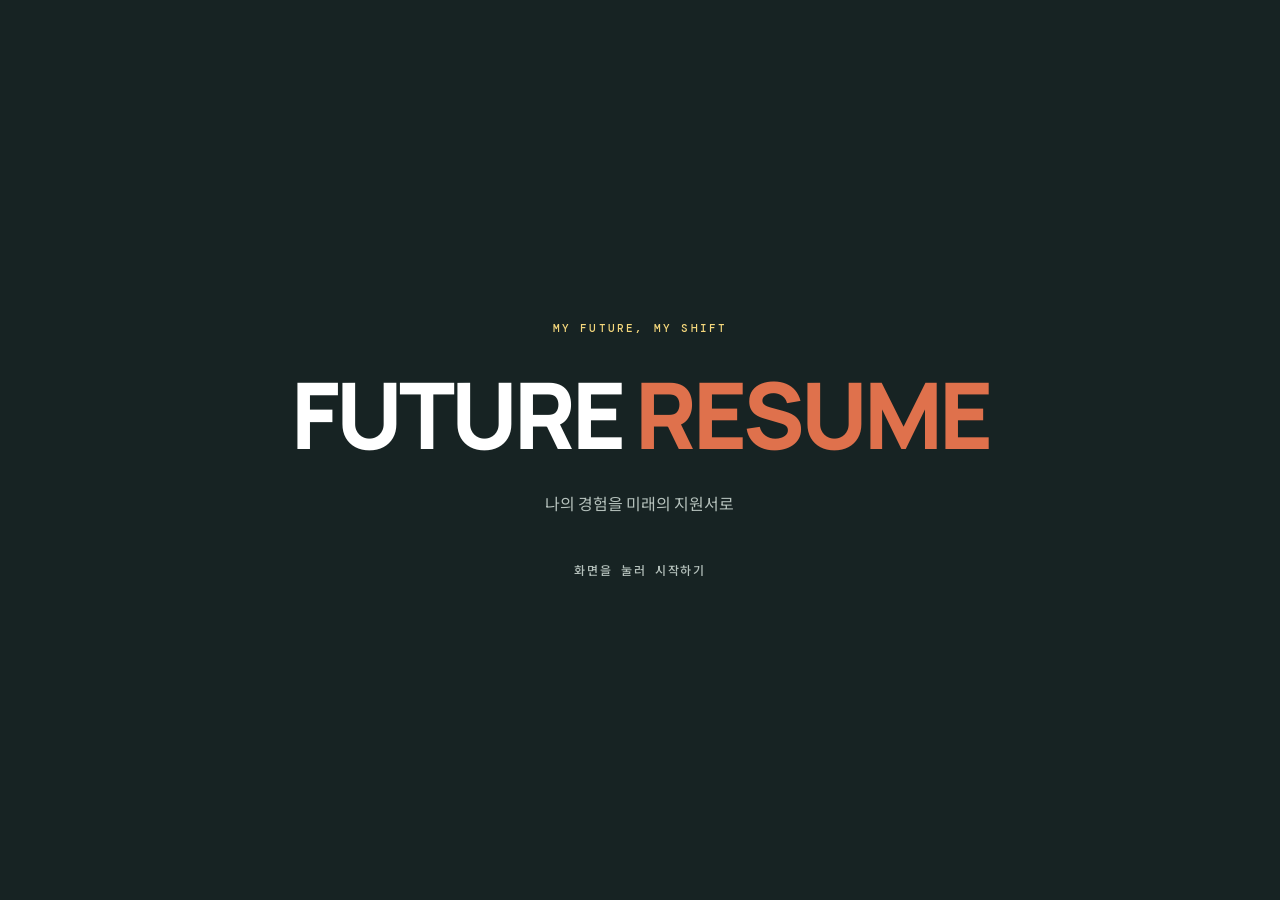
<file: index.html>
<!doctype html>
<html lang="ko">
<head>
  <meta charset="UTF-8">
  <meta name="viewport" content="width=device-width, initial-scale=1.0">
  <title>미래 이력서 | SHIFT FUTURE CAREER</title>
  <meta name="description" content="졸업할 때 낼 첫 이력서를 미리 써보는 SHIFT 프로그램입니다. 대학생활 동안 쌓고 싶은 경험을 담고, 그 경험으로 가상의 지원서를 작성해보세요.">
  <meta name="theme-color" content="#172323">

  <!-- 카카오톡·SNS 링크 미리보기 (og:image는 절대 주소여야 합니다) -->
  <meta property="og:type" content="website">
  <meta property="og:site_name" content="SHIFT">
  <meta property="og:title" content="미래 이력서 — 졸업할 때 낼 첫 이력서를 미리 써보기">
  <meta property="og:description" content="대학생활 동안 쌓고 싶은 경험을 담고, 그 경험으로 가상의 지원서를 작성해보는 SHIFT 프로그램입니다.">
  <meta property="og:url" content="https://dhc-shift.github.io/shift-future-career/">
  <meta property="og:image" content="https://dhc-shift.github.io/shift-future-career/og-image.png">
  <meta property="og:image:width" content="1200">
  <meta property="og:image:height" content="630">
  <meta property="og:locale" content="ko_KR">
  <meta name="twitter:card" content="summary_large_image">
  <meta name="twitter:title" content="미래 이력서 — 졸업할 때 낼 첫 이력서를 미리 써보기">
  <meta name="twitter:description" content="대학생활 동안 쌓고 싶은 경험을 담고, 그 경험으로 가상의 지원서를 작성해보는 SHIFT 프로그램입니다.">
  <meta name="twitter:image" content="https://dhc-shift.github.io/shift-future-career/og-image.png">

  <link rel="preconnect" href="https://fonts.googleapis.com">
  <link rel="preconnect" href="https://fonts.gstatic.com" crossorigin>
  <link href="https://fonts.googleapis.com/css2?family=DM+Mono:wght@400;500&family=Manrope:wght@400;500;600;700;800&family=Noto+Sans+KR:wght@400;500;600;700;800&display=swap" rel="stylesheet">

  <!-- ?v= 는 캐시 대응입니다. 파일을 고칠 때마다 날짜를 올려주세요 (app-runtime.js 안의 import 줄도 함께). -->
  <link rel="stylesheet" href="styles.css?v=20260922f">
</head>
<body>
  <div id="app"></div>
  <script type="module" src="app-runtime.js?v=20260922f"></script>
</body>
</html>
</file>
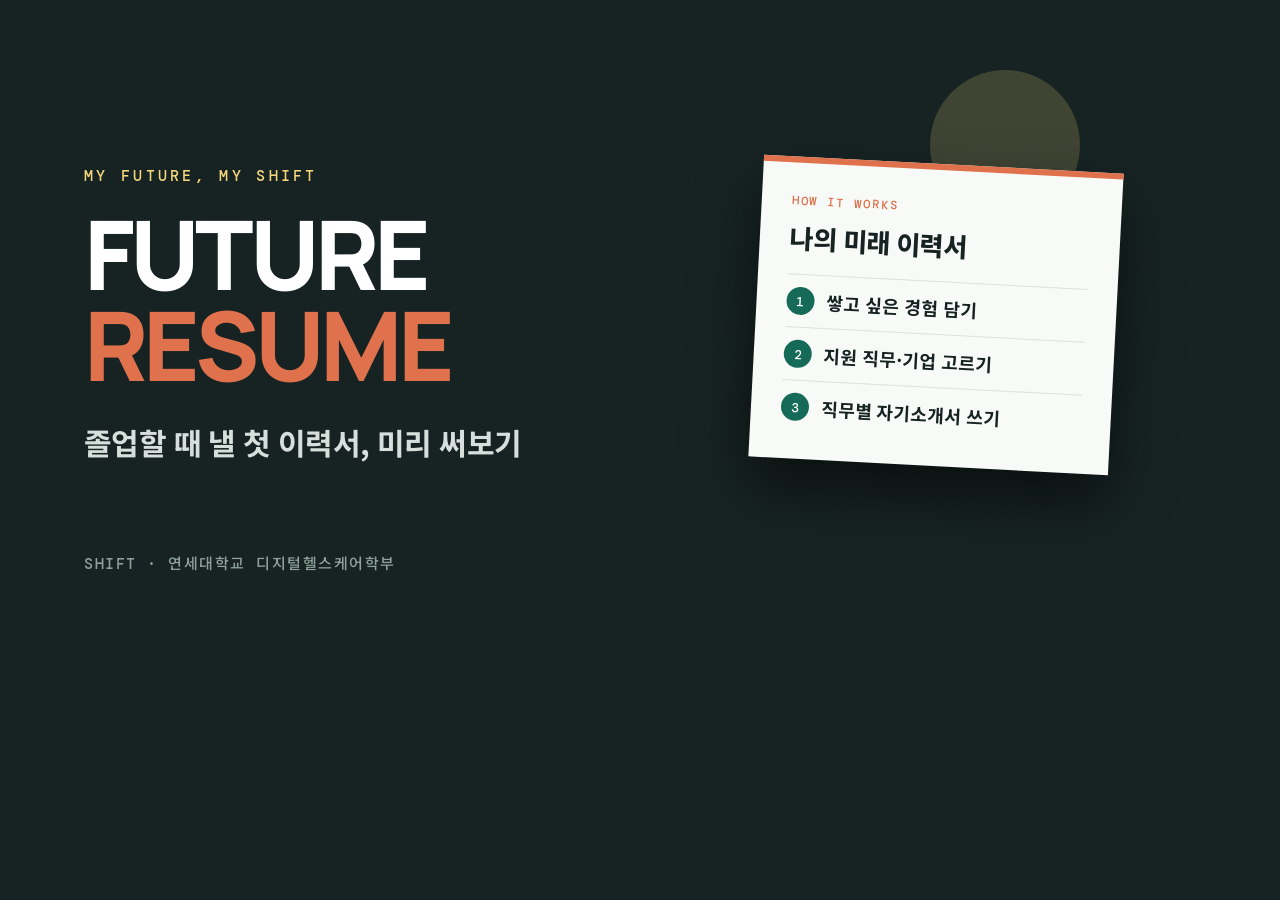
<file: og-source.html>
<!doctype html>
<!-- 카카오톡·SNS 미리보기 이미지(og-image.png) 원본. 1200×630으로 캡처해 사용한다. 사이트에서는 쓰지 않는다. -->
<html lang="ko">
<head>
<meta charset="UTF-8">
<link href="https://fonts.googleapis.com/css2?family=DM+Mono:wght@500&family=Manrope:wght@800&family=Noto+Sans+KR:wght@500;700;800&display=swap" rel="stylesheet">
<style>
  * { box-sizing:border-box; margin:0; }
  body { width:1200px; height:630px; overflow:hidden; background:#172323; color:#fff; font-family:'Manrope','Noto Sans KR',sans-serif; }
  .wrap { position:relative; height:100%; padding:78px 84px; display:flex; justify-content:space-between; align-items:center; }
  .kicker { color:#f4d77c; font:500 15px 'DM Mono',monospace; letter-spacing:.22em; }
  .logo { margin-top:22px; font-size:96px; font-weight:800; letter-spacing:-.05em; line-height:.95; }
  .logo span { display:block; color:#df714c; }
  .sub { margin-top:30px; color:#d6dfdb; font:700 30px 'Noto Sans KR',sans-serif; letter-spacing:-.02em; }
  .foot { position:absolute; left:84px; bottom:56px; color:#8fa19b; font:500 15px 'DM Mono','Noto Sans KR',monospace; letter-spacing:.1em; }
  .card { width:360px; padding:30px 30px 26px; background:#f7faf7; color:#172323; border-top:6px solid #df714c; box-shadow:0 30px 60px #0008; transform:rotate(3deg); }
  .card .label { color:#df714c; font:500 12px 'DM Mono',monospace; letter-spacing:.16em; }
  .card h3 { margin:10px 0 18px; font:800 26px 'Noto Sans KR',sans-serif; letter-spacing:-.02em; }
  .step { display:flex; align-items:center; gap:12px; padding:12px 0; border-top:1px solid #d9e3df; font:700 18px 'Noto Sans KR',sans-serif; }
  .step b { display:grid; place-items:center; width:28px; height:28px; border-radius:50%; background:#166b58; color:#fff; font:500 13px 'DM Mono',monospace; }
  .dot { position:absolute; right:120px; top:70px; width:150px; height:150px; border-radius:50%; background:#f4d77c; opacity:.18; }
</style>
</head>
<body>
  <div class="wrap">
    <div class="dot"></div>
    <div>
      <div class="kicker">MY FUTURE, MY SHIFT</div>
      <div class="logo">FUTURE<span>RESUME</span></div>
      <p class="sub">졸업할 때 낼 첫 이력서, 미리 써보기</p>
    </div>
    <div class="card">
      <div class="label">HOW IT WORKS</div>
      <h3>나의 미래 이력서</h3>
      <div class="step"><b>1</b>쌓고 싶은 경험 담기</div>
      <div class="step"><b>2</b>지원 직무·기업 고르기</div>
      <div class="step"><b>3</b>직무별 자기소개서 쓰기</div>
    </div>
    <div class="foot">SHIFT · 연세대학교 디지털헬스케어학부</div>
  </div>
</body>
</html>
</file>
<file: styles.css>
:root { --ink:#172323; --muted:#667474; --line:#d9e3df; --paper:#f7faf7; --white:#fff; --mint:#cdeee1; --green:#166b58; --orange:#df714c; --yellow:#f4d77c; --navy:#1d3140; }
* { box-sizing:border-box; } body { margin:0; color:var(--ink); background:var(--paper); font-family:'Manrope','Noto Sans KR',sans-serif; } button, input, textarea { font:inherit; } button { cursor:pointer; } .app-shell { min-height:100vh; } .topbar { display:flex; align-items:center; justify-content:space-between; max-width:1280px; margin:auto; padding:24px 34px; } .logo { font-weight:800; letter-spacing:.08em; } .logo span { color:var(--orange); } .mono { font:500 11px 'DM Mono',monospace; letter-spacing:.08em; } .progress { height:4px; background:var(--line); } .progress i { display:block; height:100%; background:var(--orange); transition:width .4s ease; }
main { max-width:1280px; margin:auto; padding:56px 34px 100px; } .eyebrow { color:var(--orange); font:500 12px 'DM Mono',monospace; letter-spacing:.12em; } h1 { font-size:clamp(38px,6vw,78px); line-height:.98; max-width:800px; margin:18px 0; letter-spacing:-.05em; } h2 { font-size:clamp(28px,4vw,48px); letter-spacing:-.04em; margin:12px 0 16px; } h3 { margin:0 0 8px; } p { color:var(--muted); line-height:1.7; } .lead { font-size:18px; max-width:670px; } .center { text-align:center; } .center .lead { margin:0 auto; } .home-button { display:inline-flex; align-items:center; gap:7px; border:1px solid var(--line); background:var(--white); color:var(--ink); padding:8px 11px; border-radius:3px; font:500 11px 'DM Mono',monospace; letter-spacing:.08em; } .home-button span:first-child { font:700 18px/1 sans-serif; } .home-button:hover { border-color:var(--orange); color:var(--orange); } .header-tools { display:flex; align-items:center; gap:14px; } .reset-demo { border:1px dashed var(--orange); background:transparent; color:var(--orange); padding:6px 8px; border-radius:3px; font:500 10px 'DM Mono',monospace; letter-spacing:.05em; } .reset-demo:hover { background:var(--orange); color:#fff; }
.hero { min-height:460px; display:flex; flex-direction:column; justify-content:center; position:relative; } .hero:after { content:''; position:absolute; width:190px; height:190px; right:8%; top:18%; border-radius:50%; background:var(--yellow); z-index:-1; opacity:.7; } .actions { display:flex; gap:12px; flex-wrap:wrap; margin-top:28px; } .button { border:1px solid var(--ink); background:var(--ink); color:#fff; padding:14px 20px; border-radius:3px; font-weight:700; } .button.secondary { background:transparent; color:var(--ink); } .button.accent { background:var(--orange); border-color:var(--orange); } .button:disabled { opacity:.4; cursor:not-allowed; }
.splash-screen { min-height:100vh; display:grid; place-items:center; background:var(--ink); color:#fff; animation:splashIn .7s ease both; } .splash-mark { text-align:center; } .splash-kicker { color:var(--yellow); font:500 11px 'DM Mono',monospace; letter-spacing:.2em; } .splash-logo { margin-top:16px; font-size:clamp(42px,9vw,92px); font-weight:800; letter-spacing:-.07em; } .splash-logo span { color:var(--orange); } .splash-mark p { color:#b5c1bc; margin-top:14px; } @keyframes splashIn { from { opacity:0; transform:scale(.98); } to { opacity:1; transform:none; } }
.gacha-screen { min-height:100vh; display:grid; grid-template-columns:minmax(240px,.8fr) minmax(300px,460px); grid-template-rows:1fr auto; gap:20px 8vw; align-items:center; justify-content:center; padding:8vh 10vw; background:#172323; color:#fff; overflow:hidden; } .gacha-copy { align-self:end; max-width:470px; } .gacha-copy h1 { font-size:clamp(38px,5vw,68px); margin:16px 0; } .gacha-copy h1 span { color:var(--yellow); } .gacha-copy p { color:#b5c1bc; max-width:390px; } .gacha-machine { width:min(100%,400px); aspect-ratio: .78; position:relative; filter:drop-shadow(0 24px 24px #0008); animation:machineArrive .8s ease both; } .machine-top { position:absolute; top:0; left:13%; width:74%; height:18%; display:flex; justify-content:space-around; align-items:center; background:var(--orange); border:5px solid #0f1919; border-radius:50% 50% 12px 12px; } .machine-top span { width:18px; height:18px; border-radius:50%; background:var(--yellow); border:3px solid #0f1919; } .machine-glass { position:absolute; top:12%; left:8%; width:84%; height:55%; overflow:hidden; background:#d8f2e933; border:6px solid #0f1919; border-radius:48% 48% 13% 13%; box-shadow:inset 0 0 30px #b9f1db44; } .capsule,.winning-capsule { position:absolute; width:46px; height:46px; border-radius:50%; border:4px solid #0f1919; } .capsule:after,.winning-capsule:after { content:''; position:absolute; left:-4px; right:-4px; top:50%; border-top:4px solid #0f1919; } .capsule-one { background:#ef7956; left:19%; top:26%; animation:shuffleOne 1.2s infinite alternate; } .capsule-two { background:#f3d778; left:54%; top:20%; animation:shuffleTwo 1s infinite alternate-reverse; } .capsule-three { background:#75c9b0; left:38%; top:52%; animation:shuffleThree 1.15s infinite alternate; } .capsule-four { background:#cf9ce0; left:68%; top:54%; animation:shuffleFour .9s infinite alternate-reverse; } .capsule-five { background:#78aadd; left:8%; top:60%; animation:shuffleFive 1.3s infinite alternate; } .winning-capsule { opacity:0; left:calc(50% - 30px); top:calc(50% - 30px); width:60px; height:60px; background:var(--yellow); display:grid; place-items:center; color:#172323; font-size:24px; animation:winningReveal 4.3s ease forwards; } .machine-base { position:absolute; bottom:0; left:0; width:100%; height:35%; background:var(--orange); border:6px solid #0f1919; border-radius:16px 16px 30px 30px; } .machine-label { margin:34px auto 0; width:46%; padding:7px; text-align:center; border:3px solid #0f1919; color:#0f1919; font:700 11px 'DM Mono',monospace; line-height:1.1; } .machine-slot { position:absolute; left:11%; bottom:15%; width:47%; height:15%; border:5px solid #0f1919; border-radius:20px; background:#172323; } .machine-knob { position:absolute; right:10%; bottom:13%; width:52px; height:52px; border-radius:50%; border:5px solid #0f1919; background:var(--yellow); } .gacha-status { grid-column:1 / -1; text-align:center; align-self:start; min-height:50px; font:500 12px 'DM Mono',monospace; letter-spacing:.1em; } .status-reveal,.gacha-reward { display:block; opacity:0; } .status-reveal { color:var(--yellow); animation:revealText .3s 3.8s forwards; } .gacha-reward { margin-top:10px; font-size:30px; color:#fff; animation:revealText .3s 4s forwards; } @keyframes machineArrive { from { opacity:0; transform:translateY(20px) scale(.95); } to { opacity:1; transform:none; } } @keyframes shuffleOne { to { transform:translate(110px,28px) rotate(160deg); } } @keyframes shuffleTwo { to { transform:translate(-55px,75px) rotate(-130deg); } } @keyframes shuffleThree { to { transform:translate(60px,-35px) rotate(180deg); } } @keyframes shuffleFour { to { transform:translate(-100px,-50px) rotate(-100deg); } } @keyframes shuffleFive { to { transform:translate(140px,-10px) rotate(130deg); } } @keyframes winningReveal { 0%,72% { opacity:0; transform:scale(.3) rotate(-20deg); } 82%,100% { opacity:1; transform:scale(1) rotate(0); } } @keyframes revealText { to { opacity:1; } }
.shop-header { display:flex; justify-content:space-between; align-items:end; gap:30px; margin-top:28px; } .coin-wallet { flex:0 0 auto; min-width:150px; padding:18px 20px; background:var(--ink); color:#fff; } .wallet-label { display:block; color:var(--yellow); font:500 10px 'DM Mono',monospace; letter-spacing:.12em; } .coin-wallet strong { display:block; margin-top:7px; font-size:28px; } .shop-grid { display:grid; grid-template-columns:repeat(3,1fr); gap:14px; margin-top:34px; } .shop-item { display:flex; flex-direction:column; justify-content:space-between; gap:22px; min-height:225px; padding:22px; background:var(--white); border:1px solid var(--line); } .shop-item.owned { background:var(--mint); border-color:var(--green); } .shop-icon { color:var(--orange); font-size:28px; } .shop-item h3 { margin-top:12px; } .shop-item p { font-size:13px; margin-bottom:0; } .shop-item-footer { display:flex; justify-content:space-between; align-items:center; gap:10px; } .coin-cost { color:var(--green); font:700 14px 'DM Mono',monospace; } .button.small { padding:9px 12px; font-size:12px; } .owned-label { color:var(--green); font-weight:800; font-size:12px; } .shop-note { display:flex; align-items:center; gap:12px; margin-top:20px; color:var(--muted); font-size:13px; }
.shop-title-row { display:flex; justify-content:space-between; align-items:end; gap:30px; } .category-tabs { display:flex; gap:8px; flex-wrap:wrap; margin-top:30px; padding-bottom:12px; border-bottom:1px solid var(--line); } .category-tab { border:1px solid var(--line); background:var(--white); color:var(--muted); padding:10px 13px; border-radius:3px; font-size:12px; } .category-tab.active { background:var(--ink); color:#fff; border-color:var(--ink); } .shop-item.locked { opacity:.62; } .prerequisite { display:inline-block; margin-top:12px; padding:7px 9px; background:#fff4df; color:#9b6a1d; font-size:12px; } .gift-card { margin:30px 0; padding:42px; background:var(--navy); color:#fff; border:5px solid var(--yellow); text-align:center; } .gift-card h2 { color:var(--yellow); margin:24px 0 10px; } .gift-card p { color:#d0dad5; } .recruit-page { max-width:none; padding:0; } .recruit-hero { min-height:70vh; padding:12vh max(34px,10vw); display:flex; flex-direction:column; justify-content:center; background:#eef3f0; } .recruit-hero h1 { max-width:900px; font-size:clamp(42px,7vw,92px); } .recruit-hero h1 span { color:var(--green); } .recruit-hero p { font-size:18px; max-width:550px; } .recruit-gift { display:flex; flex-direction:column; gap:9px; width:min(480px,100%); margin:24px 0; padding:19px 21px; background:#fff; border-left:5px solid var(--orange); } .recruit-gift strong { font-size:22px; color:var(--ink); } .recruit-gift span:last-child { color:var(--muted); font-size:13px; } .recruit-strip { display:flex; justify-content:space-between; gap:20px; padding:22px max(34px,10vw); background:var(--ink); color:#fff; } .recruit-strip span { color:var(--yellow); font:500 11px 'DM Mono',monospace; }
.shop-item-actions { display:flex; align-items:center; justify-content:flex-end; flex-wrap:wrap; gap:8px; } .quantity-control { display:inline-flex; align-items:center; gap:9px; border:1px solid var(--line); background:#fff; padding:3px 5px; } .quantity-button { width:25px; height:25px; border:0; background:transparent; color:var(--ink); font-size:19px; line-height:1; } .quantity-button:hover { background:var(--mint); color:var(--green); } .shop-item-actions .owned-label { white-space:nowrap; font-size:11px; }
.completion-page { max-width:900px; } .completion-card { padding:56px; background:#eef3f0; border-left:5px solid var(--green); } .completion-card h1 { font-size:clamp(42px,6vw,76px); } .completion-card h1 span, .completion-page h1 span { color:var(--green); } .completion-card p { font-size:17px; } .completion-summary,.resume-panel { display:grid; grid-template-columns:repeat(2,1fr); gap:14px; margin:30px 0; } .completion-summary span,.resume-panel span { color:var(--muted); font:500 11px 'DM Mono',monospace; } .completion-summary strong,.resume-panel strong { display:block; margin-top:5px; } .resume-panel { grid-template-columns:repeat(3,1fr); padding:28px; background:var(--white); border:1px solid var(--line); } .resume-panel strong { font-size:18px; }
.career-links { margin-top:28px; padding:22px 0; border-top:1px solid var(--line); border-bottom:1px solid var(--line); } .career-links h3 { margin-top:9px; font-size:18px; } .career-link-grid { display:grid; grid-template-columns:repeat(4,1fr); gap:9px; margin-top:18px; } .career-link { display:flex; align-items:center; justify-content:space-between; gap:10px; min-height:58px; padding:12px 13px; border:1px solid var(--line); background:var(--white); color:var(--ink); text-decoration:none; font-size:12px; } .career-link:hover { border-color:var(--orange); color:var(--orange); transform:translateY(-2px); } .career-link strong { font-size:16px; font-weight:400; }
.essay-heading { display:flex; align-items:center; justify-content:space-between; gap:20px; } .career-check-button,.career-close-button { border:1px solid var(--ink); background:var(--white); color:var(--ink); padding:10px 14px; border-radius:3px; font-size:12px; font-weight:700; white-space:nowrap; } .career-check-button:hover,.career-close-button:hover { border-color:var(--orange); color:var(--orange); } .career-review-panel { width:min(560px,100%); } .career-review-panel h2 { margin:8px 0 0; font-size:30px; } .career-review-list { display:grid; gap:0; margin:24px 0; padding:0; list-style:none; border-top:1px solid var(--line); } .career-review-list li { display:flex; justify-content:space-between; gap:16px; padding:14px 0; border-bottom:1px solid var(--line); } .career-review-list strong { color:var(--green); } .career-bonus { padding:16px; background:var(--mint); border-left:4px solid var(--green); } .career-bonus span { display:block; color:var(--green); font:500 11px 'DM Mono',monospace; letter-spacing:.1em; } .career-bonus strong { display:block; margin-top:7px; }
.mystery-gift-stage .gift-illustration img { display:block; width:min(520px,78vw); height:auto; max-height:420px; object-fit:contain; filter:drop-shadow(0 18px 28px #ae6b5320); }
.mystery-gift-stage { min-height:0; padding:12px 0 6px; } .mystery-gift-stage .gift-illustration { width:min(520px,78vw); height:auto; margin:0 auto 12px; flex:0 0 auto; } .mystery-gift-stage .gift-illustration img { width:100%; max-height:none; } .mystery-gift-stage .mystery-cta { position:relative; z-index:2; margin-top:10px; flex:0 0 auto; } .mystery-gift-stage .mystery-discover { position:relative; z-index:2; flex:0 0 auto; }
.cards { display:grid; grid-template-columns:repeat(2, minmax(0,1fr)); gap:18px; margin-top:34px; } .card { text-align:left; background:var(--white); border:1px solid var(--line); padding:28px; min-height:230px; transition:transform .2s,border-color .2s; } .card:hover { transform:translateY(-4px); border-color:var(--orange); } .card .icon { font-size:32px; margin-bottom:28px; } .card h3 { font-size:22px; } .card .button { margin-top:20px; }
.panel { background:var(--white); border:1px solid var(--line); padding:30px; } .panel-grid { display:grid; grid-template-columns:1.2fr .8fr; gap:24px; align-items:start; } .job-grid { display:grid; grid-template-columns:repeat(3,1fr); gap:10px; margin-top:24px; } .job { text-align:left; background:var(--white); border:1px solid var(--line); padding:17px; min-height:72px; } .job.selected { background:var(--mint); border-color:var(--green); } .job small { display:block; color:var(--muted); margin-top:5px; } .field { display:grid; gap:8px; margin:14px 0; } label { font-weight:700; font-size:13px; } input, textarea { width:100%; border:1px solid var(--line); background:#fbfdfb; padding:13px; border-radius:2px; color:var(--ink); } textarea { min-height:280px; resize:vertical; line-height:1.7; } .badge { display:inline-flex; padding:6px 9px; background:#e8f1ef; color:var(--green); font:500 11px 'DM Mono',monospace; letter-spacing:.08em; } .public-mode { --ink:#243846; --paper:#f2f5f5; --orange:#2b6670; --green:#245b63; } .public-mode .progress i { background:#2b6670; }
.blind { border-left:4px solid var(--green); background:#edf5f2; padding:18px 20px; margin:26px 0; } .blind strong { display:block; margin-bottom:6px; } .steps { display:flex; justify-content:space-between; gap:6px; margin:30px 0; color:#9aa9a5; } .step { flex:1; border-top:2px solid var(--line); padding-top:10px; font:500 11px 'DM Mono',monospace; } .step.active { color:var(--orange); border-color:var(--orange); } .question-meta { display:flex; justify-content:space-between; gap:14px; align-items:start; margin:34px 0 18px; } .question-meta h2 { margin:8px 0; max-width:800px; } .counter { white-space:nowrap; font:500 14px 'DM Mono',monospace; color:var(--muted); } .guide { background:#f0f4ef; padding:12px 15px; color:var(--muted); font-size:13px; } .tags { display:flex; gap:7px; flex-wrap:wrap; margin:12px 0; } .tag { background:var(--mint); color:var(--green); padding:5px 8px; font:500 11px 'DM Mono',monospace; } .side-list { display:grid; gap:8px; } .experience { display:flex; justify-content:space-between; align-items:center; border-bottom:1px solid var(--line); padding:11px 0; font-size:13px; } .experience button { border:0; background:transparent; color:var(--green); font-weight:700; }
.reveal { background:var(--navy); color:white; padding:36px; min-height:220px; display:flex; flex-direction:column; justify-content:center; } .reveal p { color:#c5d0d1; } .review { display:grid; gap:14px; } .review-item { border-top:1px solid var(--line); padding:18px 0; } .review-item p { white-space:pre-wrap; } .toast { position:fixed; bottom:24px; right:24px; background:var(--ink); color:white; padding:13px 17px; opacity:0; transform:translateY(8px); transition:.2s; pointer-events:none; } .toast.show { opacity:1; transform:none; } .modal-backdrop { position:fixed; inset:0; z-index:5; display:grid; place-items:center; padding:20px; background:#172323aa; } .modal { width:min(560px,100%); background:var(--white); border-top:5px solid var(--green); padding:30px; box-shadow:0 20px 60px #17232344; } .modal h2 { font-size:30px; }
@media (max-width:780px) { .topbar, main { padding-left:18px; padding-right:18px; } main { padding-top:30px; } .cards,.panel-grid,.shop-grid { grid-template-columns:1fr; } .job-grid { grid-template-columns:repeat(2,1fr); } .hero:after { width:110px; height:110px; right:3%; } .question-meta { display:block; } .counter { display:block; margin-top:12px; } .shop-header { display:block; } .coin-wallet { margin-top:20px; } .shop-note { align-items:flex-start; flex-direction:column; } .gacha-screen { grid-template-columns:1fr; grid-template-rows:auto auto auto; padding:55px 24px 35px; gap:18px; text-align:center; } .gacha-copy { align-self:auto; } .gacha-copy p { margin-left:auto; margin-right:auto; } .gacha-machine { width:min(78vw,350px); margin:auto; } }
.gacha-result { position:fixed; inset:0; z-index:4; display:none; place-items:center; padding:24px; background:#0b1414cc; text-align:center; } .gacha-result > * { position:relative; z-index:1; } .gacha-result:before { content:''; position:absolute; width:min(520px,calc(100vw - 40px)); height:360px; background:#fff; border:5px solid var(--orange); box-shadow:0 22px 70px #0009; } .gacha-result .result-label { color:var(--orange); font:500 13px 'DM Mono',monospace; letter-spacing:.2em; } .gacha-result strong { display:block; margin:18px 0 10px; color:var(--ink); font-size:clamp(42px,8vw,76px); letter-spacing:-.06em; } .gacha-result p { position:relative; color:var(--muted); margin:0 0 24px; } .gacha-result .button { position:relative; }
.gacha-result strong { grid-column:1; grid-row:2; justify-self:center; align-self:center; width:100%; text-align:center; } .gacha-result .result-label { grid-column:1; grid-row:1; } .gacha-result p { grid-column:1; grid-row:3; } .gacha-result .button { grid-column:1; grid-row:4; justify-self:center; }
.gacha-result strong { transform:translateY(44px); } .gacha-result-actions { grid-column:1; grid-row:4; display:flex; justify-content:center; align-items:center; gap:10px; position:relative; } .gacha-result-actions .button { position:relative; }
.shop-page { max-width:1180px; } .shop-page h1 { font-size:clamp(48px,6vw,76px); margin-top:14px; } .shop-title-row { margin-top:24px; } .shop-title-row .lead { margin:0; max-width:760px; } .shop-title-row .coin-wallet { min-width:170px; padding:22px 24px; background:#f3eae4; color:#a96346; border:0; } .shop-title-row .coin-wallet span { display:block; font:600 11px 'DM Mono',monospace; letter-spacing:.1em; } .shop-title-row .coin-wallet strong { font-size:27px; letter-spacing:-.03em; } .shop-title-row .coin-wallet small { display:block; margin-top:14px; font-size:11px; color:#a96346; } .category-tabs { margin-top:34px; } .category-tab { min-width:68px; padding:11px 15px; color:var(--ink); } .category-tab.active { background:var(--orange); border-color:var(--orange); } .shop-grid { grid-template-columns:repeat(3,minmax(0,1fr)); gap:12px; margin-top:20px; } .shop-item { min-height:202px; padding:22px; border-color:#e3e3e0; } .shop-item h3 { font-size:18px; margin-top:14px; } .shop-item p { color:#7b7e82; } .shop-item-footer { margin-top:10px; } .coin-cost { color:var(--ink); font-size:14px; } .shop-item .button.small { background:var(--ink); border-color:var(--ink); padding:9px 17px; } .shop-item .button.small:disabled { background:#c8c8ca; border-color:#c8c8ca; color:#fff; } .prerequisite { background:#f7f0eb; color:#80756f; font-size:11px; } .owned-label { color:var(--green); } .shop-page > .actions { justify-content:space-between; align-items:center; } .shop-page > .actions:after { content:'DESIGN YOUR NEXT CHAPTER'; margin-left:auto; color:#999; font:500 10px 'DM Mono',monospace; letter-spacing:.16em; }
.purchase-modal { text-align:center; } .purchase-modal h2 { font-size:28px; margin:14px 0 10px; } .purchase-modal .purchase-cost { color:var(--green); font:700 15px 'DM Mono',monospace; margin-bottom:22px; } .purchase-modal .actions { justify-content:center; margin-top:20px; }
.mystery-page { max-width:1120px; padding-top:64px; text-align:center; } .mystery-page > h1 { max-width:none; margin:14px 0 10px; font-size:clamp(46px,6vw,78px); } .mystery-page > h1 span { color:var(--orange); } .mystery-page > .lead { margin:0 auto; color:#77736f; font-size:16px; } .mystery-gift-stage { position:relative; min-height:470px; margin:26px auto 22px; display:flex; flex-direction:column; align-items:center; justify-content:center; } .gift-illustration { position:relative; width:260px; height:230px; margin:4px 0 8px; filter:drop-shadow(0 18px 20px #9b6a5422); } .gift-body { position:absolute; left:44px; bottom:27px; width:172px; height:116px; background:linear-gradient(135deg,#fffdf8,#eadfd5); border:1px solid #cba995; transform:skewY(7deg); box-shadow:inset -15px -9px 18px #c7a28a22; } .gift-lid { position:absolute; left:34px; top:61px; width:192px; height:52px; z-index:2; background:linear-gradient(135deg,#fffdf8,#e8d6cb); border:1px solid #cba995; transform:skewY(-8deg); box-shadow:0 8px 9px #9e6c5722; } .gift-ribbon-vertical { position:absolute; z-index:3; left:121px; top:46px; width:31px; height:144px; background:linear-gradient(90deg,#c96d59,#e6a18e,#b95d4e); box-shadow:0 0 9px #d8897222; } .gift-ribbon-loop { position:absolute; z-index:4; top:31px; width:56px; height:37px; border:11px solid #c96d59; background:#f5e6dc; } .loop-left { left:92px; transform:rotate(-25deg); border-radius:70% 20% 70% 20%; } .loop-right { left:126px; transform:rotate(25deg); border-radius:20% 70% 20% 70%; } .gift-light { position:absolute; z-index:1; left:93px; top:72px; width:90px; height:70px; background:#fff8df; opacity:.8; filter:blur(14px); border-radius:50%; } .gift-glow { position:absolute; left:30px; right:30px; bottom:5px; height:36px; border-radius:50%; background:#d88e7726; filter:blur(13px); } .side-note { position:absolute; color:#bd7966; font-family:'Georgia',serif; font-style:italic; font-size:15px; line-height:1.45; text-align:left; } .note-left { left:8%; top:40%; transform:rotate(-6deg); } .note-right { right:7%; top:43%; text-align:right; font:500 10px 'DM Mono',monospace; letter-spacing:.12em; line-height:1.7; } .mystery-decor { position:absolute; border:1.5px solid #cf7b652e; transform:rotate(45deg); } .decor-one { width:13px; height:13px; top:22%; left:26%; } .decor-two { width:9px; height:9px; top:28%; right:25%; background:#d9947b33; } .mystery-cta { min-width:230px; margin-top:6px; background:var(--orange); border-color:var(--orange); box-shadow:0 8px 18px #c96d5933; } .mystery-discover { margin-top:15px; color:#9b9089; font:500 10px 'DM Mono',monospace; letter-spacing:.18em; } .mystery-info-card { display:grid; grid-template-columns:.8fr .8fr 2fr; align-items:center; gap:20px; text-align:left; margin:10px auto 0; padding:20px 24px; background:#fffdf9; border:1px solid #e4dcd6; box-shadow:0 8px 22px #b9927a12; } .mystery-info-card > div { min-height:54px; padding-right:20px; border-right:1px solid #e8dfd8; } .mystery-info-card > div:last-child { border:0; } .mystery-info-card span { display:block; color:#a87563; font:500 10px 'DM Mono',monospace; letter-spacing:.13em; } .mystery-info-card strong { display:block; margin-top:8px; color:var(--ink); font-size:20px; } .mystery-tip p { margin:8px 0 0; color:#77736f; font-size:13px; line-height:1.5; } .mystery-reveal { position:relative; max-width:600px; min-height:390px; margin:28px auto 32px; padding:54px 30px 30px; display:flex; flex-direction:column; align-items:center; justify-content:center; background:#fffdf9; border:1px solid #dfcfc5; box-shadow:0 16px 42px #b9927a20; } .mystery-reveal h2 { margin:12px 0 4px; font-size:42px; } .mystery-reveal p { color:#77736f; } .mystery-reveal strong { margin:14px 0 0; color:var(--orange); font-size:24px; } .reveal-spark { display:grid; place-items:center; width:96px; height:70px; margin:15px 0 2px; color:#d18a70; border:2px solid #d18a70; font-size:48px; line-height:1; box-shadow:0 0 22px #d18a7030; } .mystery-confetti { position:absolute; top:22px; color:#d18a70; letter-spacing:24px; }
@media (max-width:780px) { .mystery-page { padding-top:38px; } .mystery-gift-stage { min-height:440px; } .side-note { font-size:11px; } .note-left { left:0; top:26%; } .note-right { right:0; top:31%; max-width:120px; } .gift-illustration { transform:scale(.88); } .mystery-info-card { grid-template-columns:1fr 1fr; } .mystery-info-card .mystery-tip { grid-column:1 / -1; border-top:1px solid #e8dfd8; border-right:0; padding-top:16px; } }
.mystery-reveal { max-width:680px; min-height:430px; margin:30px auto 34px; padding:58px 44px 38px; background:#fffdf9; border:1px solid #dfcfc5; box-shadow:0 16px 42px #b9927a20; overflow:hidden; } .mystery-reveal h2 { margin:16px 0 12px; font-size:clamp(42px,6vw,68px); letter-spacing:-.06em; } .mystery-reveal p { color:#77736f; line-height:1.8; } .mystery-reveal strong { display:none; } .reward-highlight { width:min(540px,100%); margin:14px 0 22px; padding:18px 20px; background:#f4e2d8; border-top:1px solid #dfb19e; border-bottom:1px solid #dfb19e; color:var(--orange); font-size:clamp(22px,3vw,34px); font-weight:800; line-height:1.35; overflow-wrap:anywhere; } .reward-decor { position:absolute; width:12px; height:12px; border:1px solid #cf7b65; transform:rotate(45deg); opacity:.7; } .reward-decor:before { content:''; position:absolute; left:22px; top:7px; width:30px; height:1px; background:#cf7b65; transform:rotate(-45deg); transform-origin:left center; } .reward-decor-left { left:12%; top:31%; } .reward-decor-right { right:12%; top:56%; } .mystery-reveal .button { min-width:210px; margin-top:10px; } .mystery-confetti,.reveal-spark { display:none; }
.gacha-result { grid-template-rows:auto auto auto auto; align-content:center; justify-items:center; } .gacha-result strong { grid-column:1; grid-row:2; width:100%; margin:0; transform:none; justify-self:center; align-self:center; text-align:center; } .gacha-result p { grid-column:1; grid-row:3; margin:22px 0 24px; text-align:center; } .gacha-result .result-label { grid-column:1; grid-row:1; } .gacha-result-actions { grid-column:1; grid-row:4; }
@media (max-width:780px) { .mystery-reveal { min-height:390px; padding:48px 20px 30px; } .reward-decor { display:none; } .reward-highlight { font-size:23px; } }

/* ================================================================
   UX·타이포그래피 보정 레이어 (2026-09-20)
   디자인(색·레이아웃)은 그대로 두고, 한글 줄바꿈·자간·신규 요소만 보완
   ================================================================ */

/* 한글은 단어 중간에서 끊지 않는다 */
h1, h2, h3, p, .lead, .guide, .job strong, .card p, .shop-item p, .badge,
.button, .owned-label, .prerequisite, .notice-inline, .field-hint, .hint,
.recruit-gift strong, .recruit-strip strong, .side-note, .mystery-tip p { word-break:keep-all; overflow-wrap:break-word; }

/* 라틴 기준으로 좁혀져 있던 자간·행간을 한글에 맞게 완화 */
h1 { line-height:1.14; letter-spacing:-.025em; }
h2 { line-height:1.32; letter-spacing:-.015em; }
h3 { line-height:1.4; letter-spacing:-.01em; }
.splash-logo, .gacha-result strong { letter-spacing:-.045em; }
.gacha-copy h1 { line-height:1.18; }
.recruit-hero h1 { line-height:1.14; }
.completion-card h1, .completion-page h1 { line-height:1.16; }
.mystery-reveal h2 { letter-spacing:-.02em; line-height:1.24; }
.shop-item p { font-size:13px; line-height:1.6; }
.card p { line-height:1.65; }
.lead { line-height:1.7; }

/* 진행 표시 */
.flow-indicator { max-width:1280px; margin:0 auto 6px; padding:0 34px; }
.flow-meta { display:flex; align-items:baseline; gap:10px; margin-bottom:7px; }
.flow-meta .mono { color:var(--muted); }
.flow-name { font-size:13px; font-weight:700; color:var(--ink); }
.flow-indicator .progress { border-radius:2px; overflow:hidden; }

/* 이어하기 화면 */
.welcome-page { max-width:880px; }
.welcome-summary { display:grid; grid-template-columns:repeat(4,1fr); gap:14px; margin:30px 0 8px; padding:24px; background:var(--white); border:1px solid var(--line); }
.welcome-summary span { display:block; color:var(--muted); font:500 11px 'DM Mono',monospace; letter-spacing:.08em; }
.welcome-summary strong { display:block; margin-top:6px; font-size:19px; }
.hint { font-size:13px; color:var(--muted); }

/* 입력 필드 보조 */
.required { margin-left:6px; padding:3px 6px; background:#fdeee8; color:var(--orange); font:500 10px 'DM Mono',monospace; letter-spacing:.06em; vertical-align:middle; }
.field-hint { margin:0; font-size:13px; color:var(--muted); }
input:focus, textarea:focus { outline:2px solid var(--orange); outline-offset:1px; border-color:var(--orange); }
button:focus-visible, .career-link:focus-visible { outline:2px solid var(--orange); outline-offset:2px; }

/* 자기소개서 화면 */
.essay-page .steps { flex-wrap:wrap; }
.step { background:transparent; text-align:left; color:inherit; }
.step.done { color:var(--green); border-color:var(--green); }
.step:hover { color:var(--orange); }
.essay-context { margin:6px 0 4px; color:var(--muted); }
.essay-status { display:flex; align-items:center; justify-content:space-between; gap:14px; flex-wrap:wrap; margin-top:10px; }
.save-indicator { font-size:12px; color:var(--muted); transition:color .2s; }
.save-indicator.saved { color:var(--green); font-weight:700; }

/* 안내 박스 */
.notice-inline { margin:22px 0 4px; padding:14px 16px; background:#fdf3e8; border-left:4px solid var(--orange); color:#8a5a33; font-size:14px; }

/* 선택 상태 표시 */
.card.selected { border-color:var(--green); background:var(--mint); }
.job.selected strong { color:var(--green); }


/* 완료·이력서 화면 */
.completion-summary > div, .resume-panel > div { min-width:0; }
.review-item h3 { margin:6px 0 10px; font-size:17px; line-height:1.5; }
.review-item .mono { color:var(--orange); }
.center-actions { justify-content:center; }

@media (max-width:780px) {
  .flow-indicator { padding:0 18px; }
  .welcome-summary { grid-template-columns:repeat(2,1fr); padding:18px; }
  .completion-summary, .resume-panel { grid-template-columns:1fr; }
  .actions .button { flex:1 1 100%; }
  .essay-status { flex-direction:column; align-items:flex-start; gap:6px; }
  .topbar { flex-wrap:wrap; gap:10px; }
  .header-tools .mono { display:none; }
}

/* 제출자 정보 입력 화면 */
.applicant-page { max-width:720px; }
.applicant-page .field { margin:20px 0; }
.field-error { margin:0; min-height:18px; color:var(--orange); font-size:13px; }
.applicant-page .blind { margin-top:26px; }

/* 모바일 레이아웃 보정 — 앞서 선언된 다단 규칙이 미디어 쿼리를 덮어쓰던 문제 해결 */
@media (max-width:780px) {
  .shop-page .shop-grid { grid-template-columns:1fr; }
  .shop-item { min-height:0; gap:16px; padding:20px; }
  .shop-item-footer { flex-wrap:wrap; gap:12px; }
  .shop-item-actions { width:100%; justify-content:flex-start; }
  .shop-item .button.small { width:100%; }
  .quantity-control { width:100%; justify-content:space-between; }
  .shop-title-row { display:block; }
  .shop-title-row .coin-wallet { margin-top:18px; }
  .shop-page > .actions:after { display:none; }
  .career-link-grid { grid-template-columns:repeat(2,1fr); }
  .recruit-strip { flex-direction:column; gap:8px; }
  .recruit-gift { width:100%; }
  .gift-card { padding:28px 20px; }
  .steps { gap:4px; }
  .step { font-size:10px; }
}

@media (max-width:480px) {
  .career-link-grid { grid-template-columns:1fr; }
  .job-grid { grid-template-columns:1fr; }
  .category-tab { min-width:0; padding:9px 11px; }
}

/* 경험 담기 (코인 제도 폐지 후 장바구니 방식, 2026-09-22) */
.shop-item .button.small { min-width:112px; }
.shop-item .button.small.picked { background:var(--green); border-color:var(--green); color:#fff; }
.shop-item-footer { justify-content:flex-end; }
.category-tab b { display:inline-block; min-width:18px; margin-left:4px; padding:1px 5px; border-radius:9px; background:var(--mint); color:var(--green); font-size:11px; font-weight:700; }
.category-tab.active b { background:#fff; color:var(--orange); }

/* 자기소개서 글자수 제한 표시 */
.counter.at-limit { color:#d64545; font-weight:700; }
textarea.at-limit { border-color:#d64545; }
textarea.at-limit:focus { outline-color:#d64545; }

/* 시작 화면 — 자동으로 넘어가지 않고 눌러서 시작 */
.splash-screen { cursor:pointer; }
.splash-screen:focus { outline:none; }
.splash-start { margin-top:42px; color:#b5c1bc; font:500 12px 'DM Mono','Noto Sans KR',monospace; letter-spacing:.14em; animation:splashHint 1.8s ease-in-out infinite; }
@keyframes splashHint { 0%, 100% { opacity:.35; } 50% { opacity:1; } }
@media (prefers-reduced-motion: reduce) { .splash-start { animation:none; opacity:.8; } }

/* 자기소개서 문항 가독성 (2026-09-22)
   - 문항을 제목 크기가 아닌 읽기 좋은 본문 크기로, 한 줄 길이를 제한해 끊어 읽기 쉽게
   - 문항 탭이 버튼으로 바뀌며 생긴 기본 테두리 제거 */
.essay-page .step { border:0; border-top:2px solid var(--line); border-radius:0; background:none; padding:10px 0 0; text-align:left; color:#9aa9a5; font:500 11px 'DM Mono','Noto Sans KR',monospace; cursor:pointer; }
.essay-page .step.done { color:var(--green); border-top-color:var(--green); }
.essay-page .step.active { color:var(--orange); border-top-color:var(--orange); }
.essay-page .steps { margin:24px 0 20px; }
.essay-context { margin:0 0 10px; }

.question-card { margin:0 0 18px; padding:24px 28px 22px; background:var(--white); border:1px solid var(--line); border-left:4px solid var(--orange); }
.question-label { color:var(--orange); letter-spacing:.12em; }
.question-text { max-width:46em; margin:10px 0 18px; font-size:clamp(18px,1.9vw,22px); font-weight:700; line-height:1.62; letter-spacing:-.01em; color:var(--ink); }

.guide-steps { display:flex; align-items:flex-start; gap:10px; flex-wrap:wrap; padding-top:16px; border-top:1px dashed var(--line); }
.guide-steps-label { flex:0 0 auto; padding-top:5px; color:var(--muted); font:500 11px 'DM Mono','Noto Sans KR',monospace; letter-spacing:.08em; }
.guide-steps ol { display:flex; flex-wrap:wrap; gap:6px; margin:0; padding:0; list-style:none; counter-reset:guide; }
.guide-steps li { counter-increment:guide; display:inline-flex; align-items:center; gap:6px; padding:5px 11px 5px 6px; background:#f0f4ef; border-radius:999px; font-size:13px; line-height:1.4; color:var(--ink); word-break:keep-all; }
.guide-steps li::before { content:counter(guide); display:inline-grid; place-items:center; width:18px; height:18px; border-radius:50%; background:var(--green); color:#fff; font:700 10px 'DM Mono',monospace; }

@media (max-width:780px) {
  .question-card { padding:18px 18px 16px; }
  .question-text { font-size:17px; line-height:1.65; }
  .guide-steps { flex-direction:column; gap:8px; }
  .guide-steps-label { padding-top:0; }
}

/* 개인정보 동의 체크 (2026-09-22) */
.consent { display:flex; align-items:flex-start; gap:10px; margin:18px 0 6px; padding:14px 16px; background:var(--white); border:1px solid var(--line); font-size:14px; line-height:1.55; cursor:pointer; }
.consent input { width:18px; height:18px; margin:2px 0 0; flex:0 0 auto; accent-color:var(--green); }
.consent em { color:var(--orange); font-style:normal; font-weight:700; }
.warn-text { color:#c0492f; }
</file>
